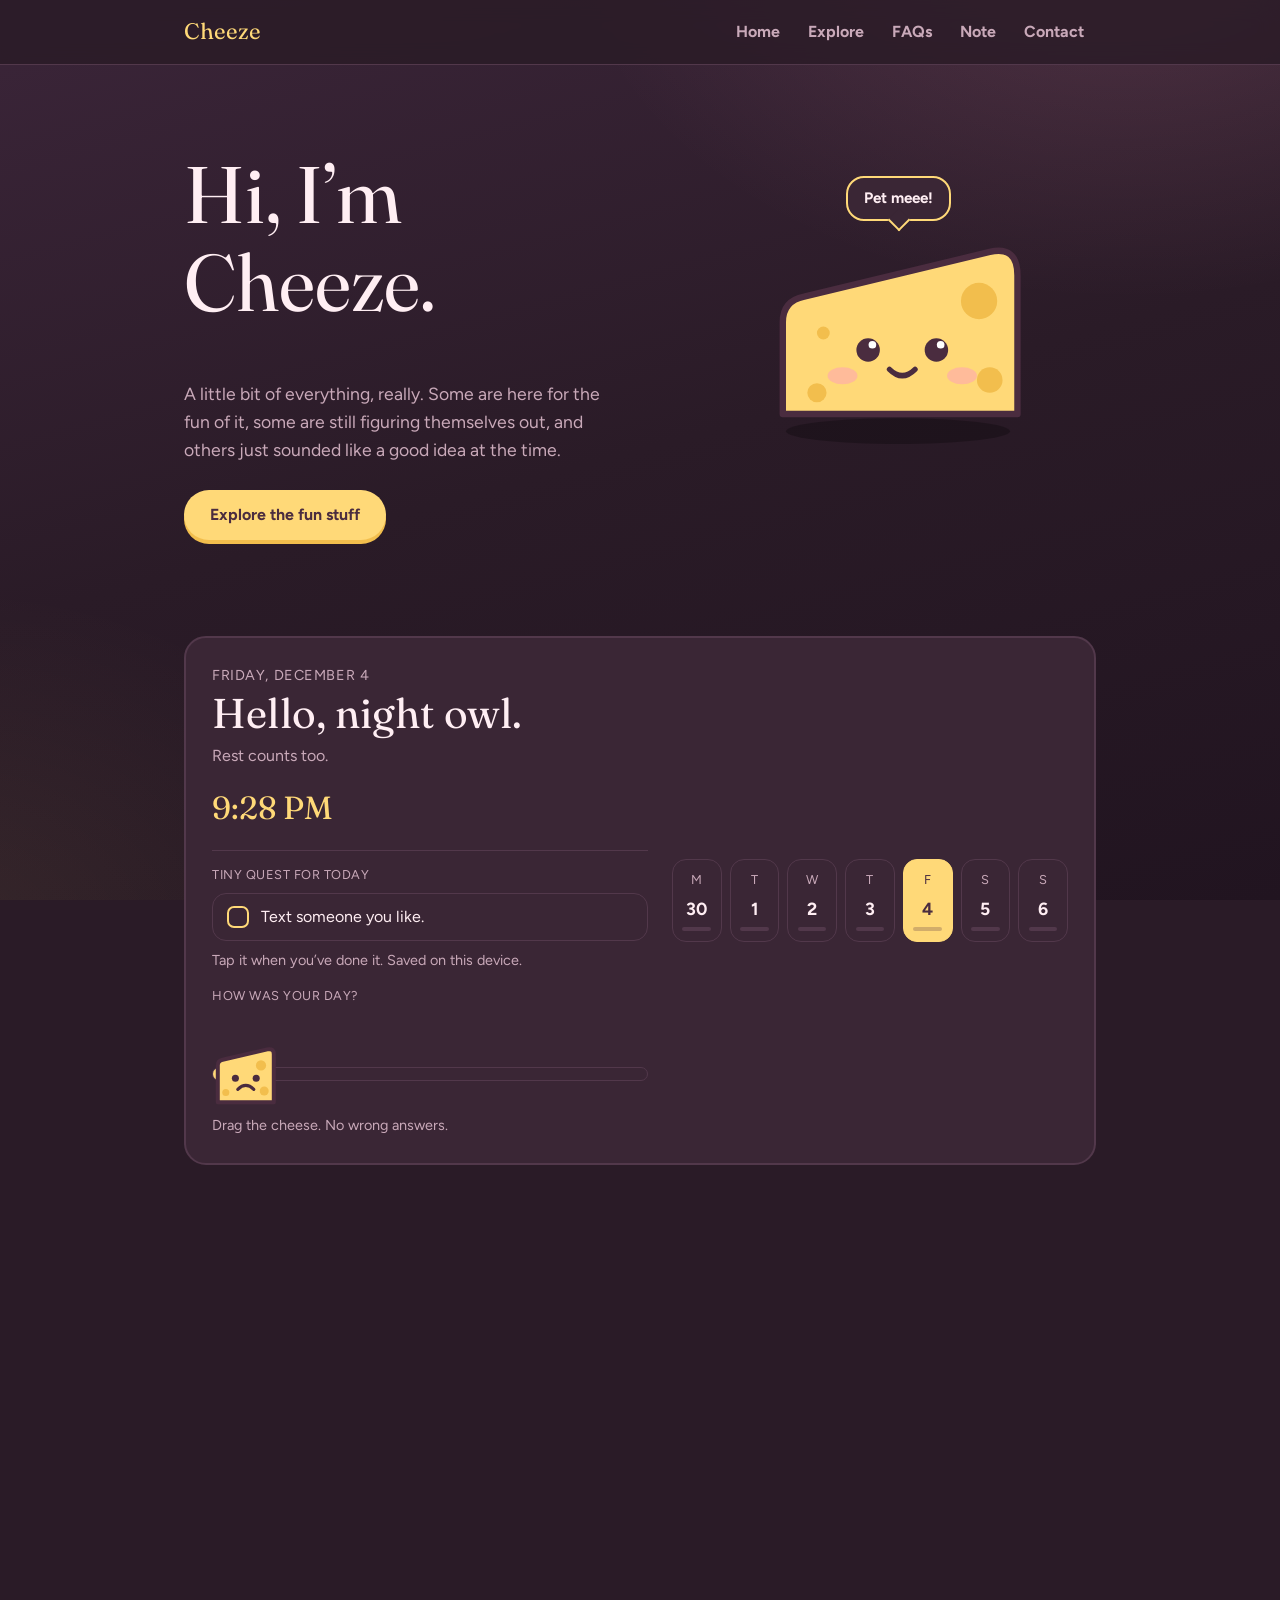
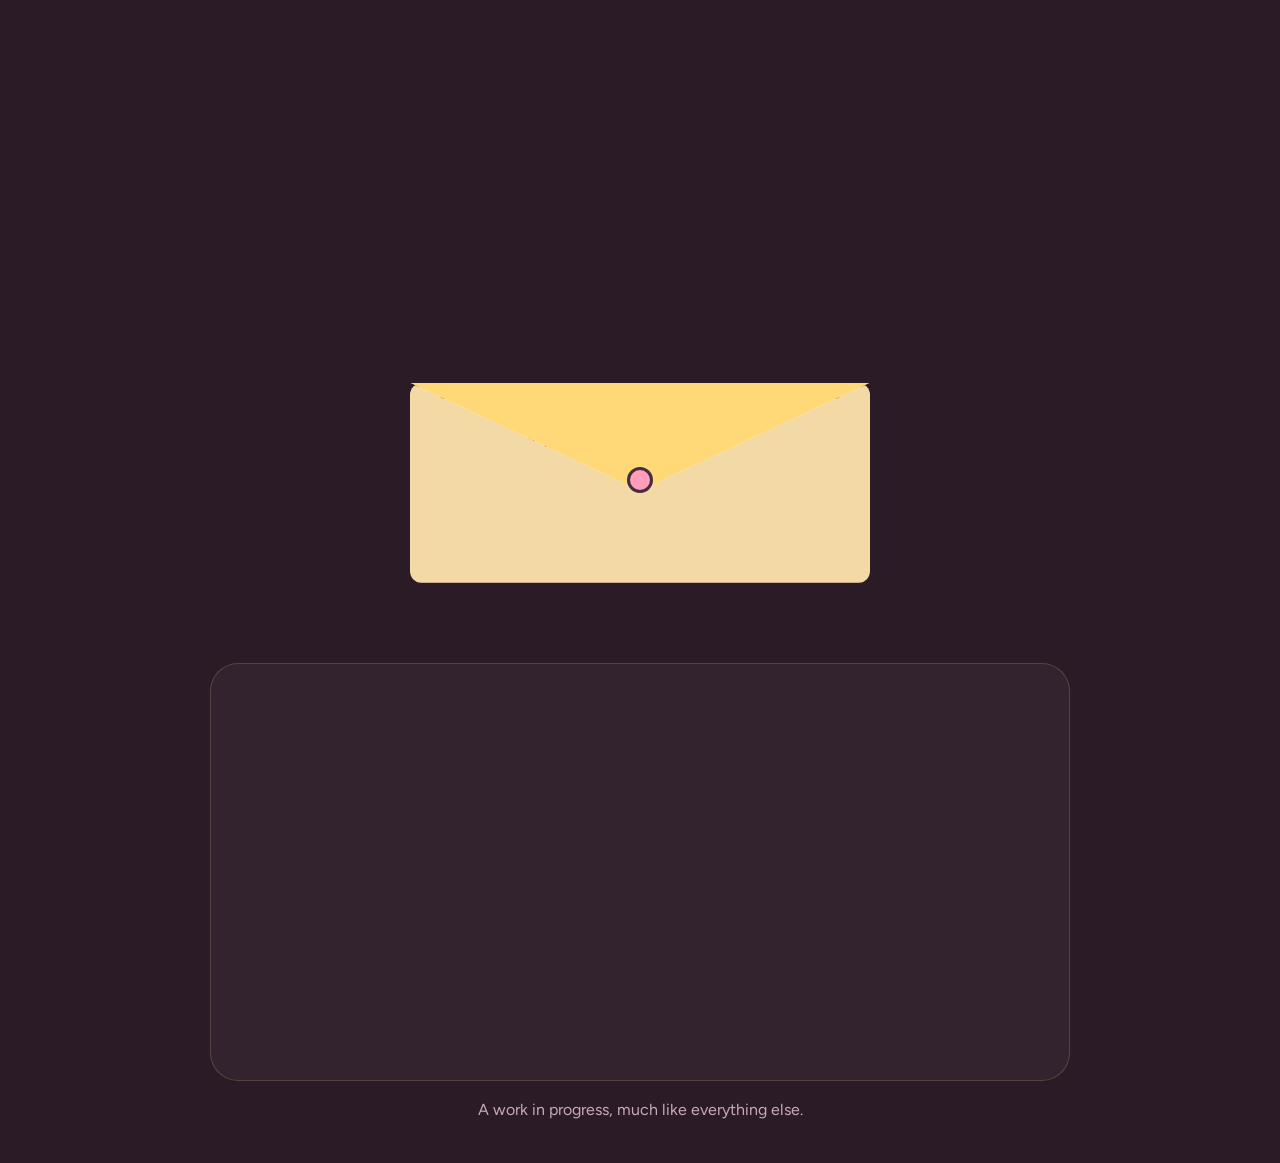
<file: index.html>
<!DOCTYPE html>
<html lang="en">
<head>
  <meta charset="UTF-8">
  <meta name="viewport" content="width=device-width, initial-scale=1.0">
  <title>Cheeze</title>
 <link href="https://fonts.googleapis.com/css2?family=Figtree:wght@400;700&family=Fraunces:wght@400;600&family=Caveat:wght@500;700&display=swap" rel="stylesheet">
  <link rel="stylesheet" href="style.css">
</head>
<body>
<header>
  <a class="logo" href="index.html">Cheeze</a>
  <nav>
    <a href="index.html">Home</a>
    <a href="fun.html">Explore</a>
    <a href="index.html#questions">FAQs</a>
    <a href="index.html#note">Note</a>
    <a href="index.html#links">Contact</a>
  </nav>
</header>

<main id="top">
  <div class="hero">
    <div>
      <h1>Hi, I’m Cheeze.</h1>
      <p>A little bit of everything, really. Some are here for the fun of it, some are still figuring themselves out, and others just sounded like a good idea at the time.</p>
      <a class="btn" href="fun.html">Explore the fun stuff</a>
    </div>
    <div class="stage">
      <div class="bubble" id="say" aria-live="polite">Pet meee!</div>
      <svg id="cheese" viewBox="0 0 300 300" role="button" tabindex="0" aria-label="Pet the cheese">
        <ellipse cx="150" cy="272" rx="105" ry="12" fill="#000" opacity=".25"/>
        <g class="body">
          <path d="M42 256 L42 170 Q42 150 62 146 L236 104 Q262 98 262 126 L262 256 Z" fill="#ffd978" stroke="#4a2c3f" stroke-width="6" stroke-linejoin="round"/>
          <circle cx="226" cy="150" r="17" fill="#f2be4d"/>
          <circle cx="236" cy="224" r="12" fill="#f2be4d"/>
          <circle cx="74" cy="236" r="9" fill="#f2be4d"/>
          <circle cx="80" cy="180" r="6" fill="#f2be4d"/>
          <g fill="#4a2c3f">
            <g class="eye" data-cx="122" data-cy="196"><circle cx="122" cy="196" r="11"/><circle cx="126" cy="191" r="3.6" fill="#fff"/></g>
            <g class="eye" data-cx="186" data-cy="196"><circle cx="186" cy="196" r="11"/><circle cx="190" cy="191" r="3.6" fill="#fff"/></g>
          </g>
          <ellipse class="blush" cx="98" cy="220" rx="14" ry="8" fill="#ff9ebb"/>
          <ellipse class="blush" cx="210" cy="220" rx="14" ry="8" fill="#ff9ebb"/>
          <path d="M142 214 Q154 226 166 214" fill="none" stroke="#4a2c3f" stroke-width="5" stroke-linecap="round"/>
        </g>
      </svg>
    </div>
  </div>

  <section id="today">
  <div class="daycard">
   <div class="daymain">
  <p class="daydate" id="dDate"></p>
  <h2 class="dayhi" id="dHi">Hello.</h2>
  <p class="daynote" id="dNote"></p>
  <p class="daytime" id="dTime"></p>

  <div class="quest">
    <p class="qlabel">Tiny quest for today</p>
    <button class="qbtn" id="qBtn" aria-pressed="false">
      <span class="qbox"></span>
      <span id="qText"></span>
    </button>
    <p class="qmeta" id="qMeta"></p>
  </div>

  <div class="rate">
    <p class="qlabel">How was your day?</p>
       <div class="rwrap">
      <input type="range" class="rng" id="meter" min="0" max="500" step="1" value="0" aria-label="Rate your day, drag the cheese">
      <span class="tip" id="tip" aria-hidden="true"></span>
    </div>
    <p class="qmeta" id="rMeta"></p>
  </div>
</div>
    <div class="week" id="week" aria-hidden="true"></div>
  </div>
  <p class="daygo">Bored? <a href="fun.html">The fun stuff is this way →</a></p>
</section>

  <section id="questions">
    <h2>FAQ-ish</h2>
    <p class="sub">Tap a question. Curiosity looks good on you!</p>
    <details><summary>Why did you make this website?</summary><p>I wanted to create something of my own while learning along the way. Basically, a little personal project where I could experiment, try things out, and see what happens. And well... here we are!</p></details>
    <details><summary>Do you know how to code?</summary><p>Enough to understand the stuff I build. But if you ask me to present my code and explain every little detail, you’ve officially lost me. I know what I did... mostly.</p></details>
    <details><summary>Is this website finished?</summary><p>Depends on what my mind decides at night. One day it’s finished, the next day I’m suddenly changing everything. So, let’s just say it’s a work in progress.</p></details>
    <details><summary>Can I click everything?</summary><p>That’s literally why they’re there! Go ahead, click around and see what happens. Just don’t expect every single thing to work perfectly. I’m still learning, okay?</p></details>
    <details><summary>Will there be more updates?</summary><p>If my motivation cooperates, absolutely. New ideas are welcome. Actually finishing them is a different story.</p></details>
    <details><summary>What’s the point of this website?</summary><p>Good question... even I had to think about that. HAHAHA. It’s a little space where I can put the things I make, try random ideas, and have fun learning something new. No big mission or anything. I just wanted to make something that feels like mine.</p></details>
  </section>

  <section id="note" class="envwrap">
    <h2>A Note From Me</h2>
    <p class="sub">I promise it's not a terms and conditions page.</p>
    <div class="env" id="env" role="button" tabindex="0" aria-expanded="false" aria-label="Open the envelope">
      <div class="eback"></div>
      <div class="letter">
        <p class="hi">hey, you made it here!</p>
        <p>Thanks for stopping by and spending a little time here. I hope something along the way made you smile, sparked your curiosity, or at least kept you entertained for a bit.</p>
        <p>Hope you found something you liked. And if you did, well, I’m glad!</p>
        <p>take care, and see you around! ♡</p>
        <a href="#links">See my links</a>
      </div>
      <div class="efront"></div>
      <div class="flap"></div>
      <div class="seal"></div>
    </div>
  </section>

  <section id="links">
    <h2>Let's Connect!</h2>
    <p class="sub">A small collection of my online alter egos.</p>
    <div class="links">

    <a class="tile" href="https://www.instagram.com/chezcxaaaaa" target="_blank" rel="noopener" aria-label="Instagram, @chezcxaaaaa">
      <span class="tile-in">
        <span class="face front">
          <svg viewBox="0 0 16 16" fill="currentColor" aria-hidden="true"><path d="M8 0C5.829 0 5.556.01 4.703.048 3.85.088 3.269.222 2.76.42a3.9 3.9 0 0 0-1.417.923A3.9 3.9 0 0 0 .42 2.76C.222 3.268.087 3.85.048 4.7.01 5.555 0 5.827 0 8.001c0 2.172.01 2.444.048 3.297.04.852.174 1.433.372 1.942.205.526.478.972.923 1.417.444.445.89.719 1.416.923.51.198 1.09.333 1.942.372C5.555 15.99 5.827 16 8 16s2.444-.01 3.298-.048c.851-.04 1.434-.174 1.943-.372a3.9 3.9 0 0 0 1.416-.923c.445-.445.718-.891.923-1.417.197-.509.332-1.09.372-1.942C15.99 10.445 16 10.173 16 8s-.01-2.445-.048-3.299c-.04-.851-.175-1.433-.372-1.941a3.9 3.9 0 0 0-.923-1.417A3.9 3.9 0 0 0 13.24.42c-.51-.198-1.092-.333-1.943-.372C10.443.01 10.172 0 7.998 0zm-.717 1.442h.718c2.136 0 2.389.007 3.232.046.78.035 1.204.166 1.486.275.373.145.64.319.92.599s.453.546.598.92c.11.281.24.705.275 1.485.039.843.047 1.096.047 3.231s-.008 2.389-.047 3.232c-.035.78-.166 1.203-.275 1.485a2.5 2.5 0 0 1-.599.919c-.28.28-.546.453-.92.598-.28.11-.704.24-1.485.276-.843.038-1.096.047-3.232.047s-2.39-.009-3.233-.047c-.78-.036-1.203-.166-1.485-.276a2.5 2.5 0 0 1-.92-.598 2.5 2.5 0 0 1-.6-.92c-.109-.281-.24-.705-.275-1.485-.038-.843-.046-1.096-.046-3.233s.008-2.388.046-3.231c.036-.78.166-1.204.276-1.486.145-.373.319-.64.599-.92s.546-.453.92-.598c.282-.11.705-.24 1.485-.276.738-.034 1.024-.044 2.515-.045zm4.988 1.328a.96.96 0 1 0 0 1.92.96.96 0 0 0 0-1.92m-4.27 1.122a4.109 4.109 0 1 0 0 8.217 4.109 4.109 0 0 0 0-8.217m0 1.441a2.667 2.667 0 1 1 0 5.334 2.667 2.667 0 0 1 0-5.334"/></svg>
          <span class="name">Instagram</span>
        </span>
        <span class="face back"><span class="handle">@chezcxaaaaa</span><span class="go">open ↗</span></span>
      </span>
    </a>

    <a class="tile" href="https://www.tiktok.com/@swizzleeee_" target="_blank" rel="noopener" aria-label="TikTok, @swizzleeee_">
      <span class="tile-in">
        <span class="face front">
          <svg viewBox="0 0 16 16" fill="currentColor" aria-hidden="true"><path d="M9 0h1.98c.144.715.54 1.617 1.235 2.512C12.895 3.389 13.797 4 15 4v2c-1.753 0-3.07-.814-4-1.829V11a5 5 0 1 1-5-5v2a3 3 0 1 0 3 3z"/></svg>
          <span class="name">TikTok</span>
        </span>
        <span class="face back"><span class="handle">@swizzleeee_</span><span class="go">open ↗</span></span>
      </span>
    </a>

    <a class="tile" href="https://www.facebook.com/share/1A27h3BbCD/" target="_blank" rel="noopener" aria-label="Facebook, Chezca Zarina Bunag">
      <span class="tile-in">
        <span class="face front">
          <svg viewBox="0 0 16 16" fill="currentColor" aria-hidden="true"><path d="M16 8.049c0-4.446-3.582-8.05-8-8.05C3.58 0-.002 3.603-.002 8.05c0 4.017 2.926 7.347 6.75 7.951v-5.625h-2.03V8.05H6.75V6.275c0-2.017 1.195-3.131 3.022-3.131.876 0 1.791.157 1.791.157v1.98h-1.009c-.993 0-1.303.621-1.303 1.258v1.51h2.218l-.354 2.326H9.25V16c3.824-.604 6.75-3.934 6.75-7.951"/></svg>
          <span class="name">Facebook</span>
        </span>
        <span class="face back"><span class="handle">Chezca Zarina Bunag</span><span class="go">open ↗</span></span>
      </span>
    </a>

    <a class="tile" href="https://github.com/ChezcaZarina" target="_blank" rel="noopener" aria-label="GitHub, @ChezcaZarina">
      <span class="tile-in">
        <span class="face front">
          <svg viewBox="0 0 16 16" fill="currentColor" aria-hidden="true"><path d="M8 0C3.58 0 0 3.58 0 8c0 3.54 2.29 6.53 5.47 7.59.4.07.55-.17.55-.38 0-.19-.01-.82-.01-1.49-2.01.37-2.53-.49-2.69-.94-.09-.23-.48-.94-.82-1.13-.28-.15-.68-.52-.01-.53.63-.01 1.08.58 1.23.82.72 1.21 1.87.87 2.33.66.07-.52.28-.87.51-1.07-1.78-.2-3.64-.89-3.64-3.95 0-.87.31-1.59.82-2.15-.08-.2-.36-1.02.08-2.12 0 0 .67-.21 2.2.82.64-.18 1.32-.27 2-.27s1.36.09 2 .27c1.53-1.04 2.2-.82 2.2-.82.44 1.1.16 1.92.08 2.12.51.56.82 1.27.82 2.15 0 3.07-1.87 3.75-3.65 3.95.29.25.54.73.54 1.48 0 1.07-.01 1.93-.01 2.2 0 .21.15.46.55.38A8.01 8.01 0 0 0 16 8c0-4.42-3.58-8-8-8"/></svg>
          <span class="name">GitHub</span>
        </span>
        <span class="face back"><span class="handle">@ChezcaZarina</span><span class="go">open ↗</span></span>
      </span>
    </a>

    <a class="tile" href="https://www.linkedin.com/in/chezca-zarina-bunag-328794290" target="_blank" rel="noopener" aria-label="LinkedIn, Chezca Zarina Bunag">
      <span class="tile-in">
        <span class="face front">
          <svg viewBox="0 0 16 16" fill="currentColor" aria-hidden="true"><path d="M0 1.146C0 .513.526 0 1.175 0h13.65C15.474 0 16 .513 16 1.146v13.708c0 .633-.526 1.146-1.175 1.146H1.175C.526 16 0 15.487 0 14.854zm4.943 12.248V6.169H2.542v7.225zm-1.2-8.212c.837 0 1.358-.554 1.358-1.248-.015-.709-.52-1.248-1.342-1.248S2.4 3.226 2.4 3.934c0 .694.521 1.248 1.327 1.248zm4.908 8.212V9.359c0-.216.016-.432.08-.586.173-.431.568-.878 1.232-.878.869 0 1.216.662 1.216 1.634v3.865h2.401V9.25c0-2.22-1.184-3.252-2.764-3.252-1.274 0-1.845.7-2.165 1.193v.025h-.016l.016-.025V6.169h-2.4c.03.678 0 7.225 0 7.225z"/></svg>
          <span class="name">LinkedIn</span>
        </span>
        <span class="face back"><span class="handle">Chezca Zarina Bunag</span><span class="go">open ↗</span></span>
      </span>
    </a>

    <a class="tile" href="https://discord.com/users/748518629372592160" target="_blank" rel="noopener" aria-label="Discord, swizzle_">
      <span class="tile-in">
        <span class="face front">
          <svg viewBox="0 0 16 16" fill="currentColor" aria-hidden="true"><path d="M13.545 2.907a13.2 13.2 0 0 0-3.257-1.011.05.05 0 0 0-.052.025c-.141.25-.297.577-.406.833a12.2 12.2 0 0 0-3.658 0 8 8 0 0 0-.412-.833.05.05 0 0 0-.052-.025c-1.125.194-2.22.534-3.257 1.011a.04.04 0 0 0-.021.018C.356 6.024-.213 9.047.066 12.032q.003.022.021.037a13.3 13.3 0 0 0 3.995 2.02.05.05 0 0 0 .056-.019q.463-.63.818-1.329a.05.05 0 0 0-.01-.059l-.018-.011a9 9 0 0 1-1.248-.595.05.05 0 0 1-.02-.066l.015-.019q.127-.095.248-.195a.05.05 0 0 1 .051-.007c2.619 1.196 5.454 1.196 8.041 0a.05.05 0 0 1 .053.007q.121.1.248.195a.05.05 0 0 1-.004.085 8 8 0 0 1-1.249.594.05.05 0 0 0-.03.03.05.05 0 0 0 .003.041c.24.465.515.909.817 1.329a.05.05 0 0 0 .056.019 13.2 13.2 0 0 0 4.001-2.02.05.05 0 0 0 .021-.037c.334-3.451-.559-6.449-2.366-9.106a.03.03 0 0 0-.02-.019m-8.198 7.307c-.789 0-1.438-.724-1.438-1.612s.637-1.613 1.438-1.613c.807 0 1.45.73 1.438 1.613 0 .888-.637 1.612-1.438 1.612m5.316 0c-.788 0-1.438-.724-1.438-1.612s.637-1.613 1.438-1.613c.807 0 1.451.73 1.438 1.613 0 .888-.631 1.612-1.438 1.612"/></svg>
          <span class="name">Discord</span>
        </span>
        <span class="face back"><span class="handle">swizzle_</span><span class="go">open ↗</span></span>
      </span>
    </a>
    </div>
  </section>
</main>

<footer>A work in progress, much like everything else.</footer>
<script src="script.js"></script>
</body>
</html>
</file>
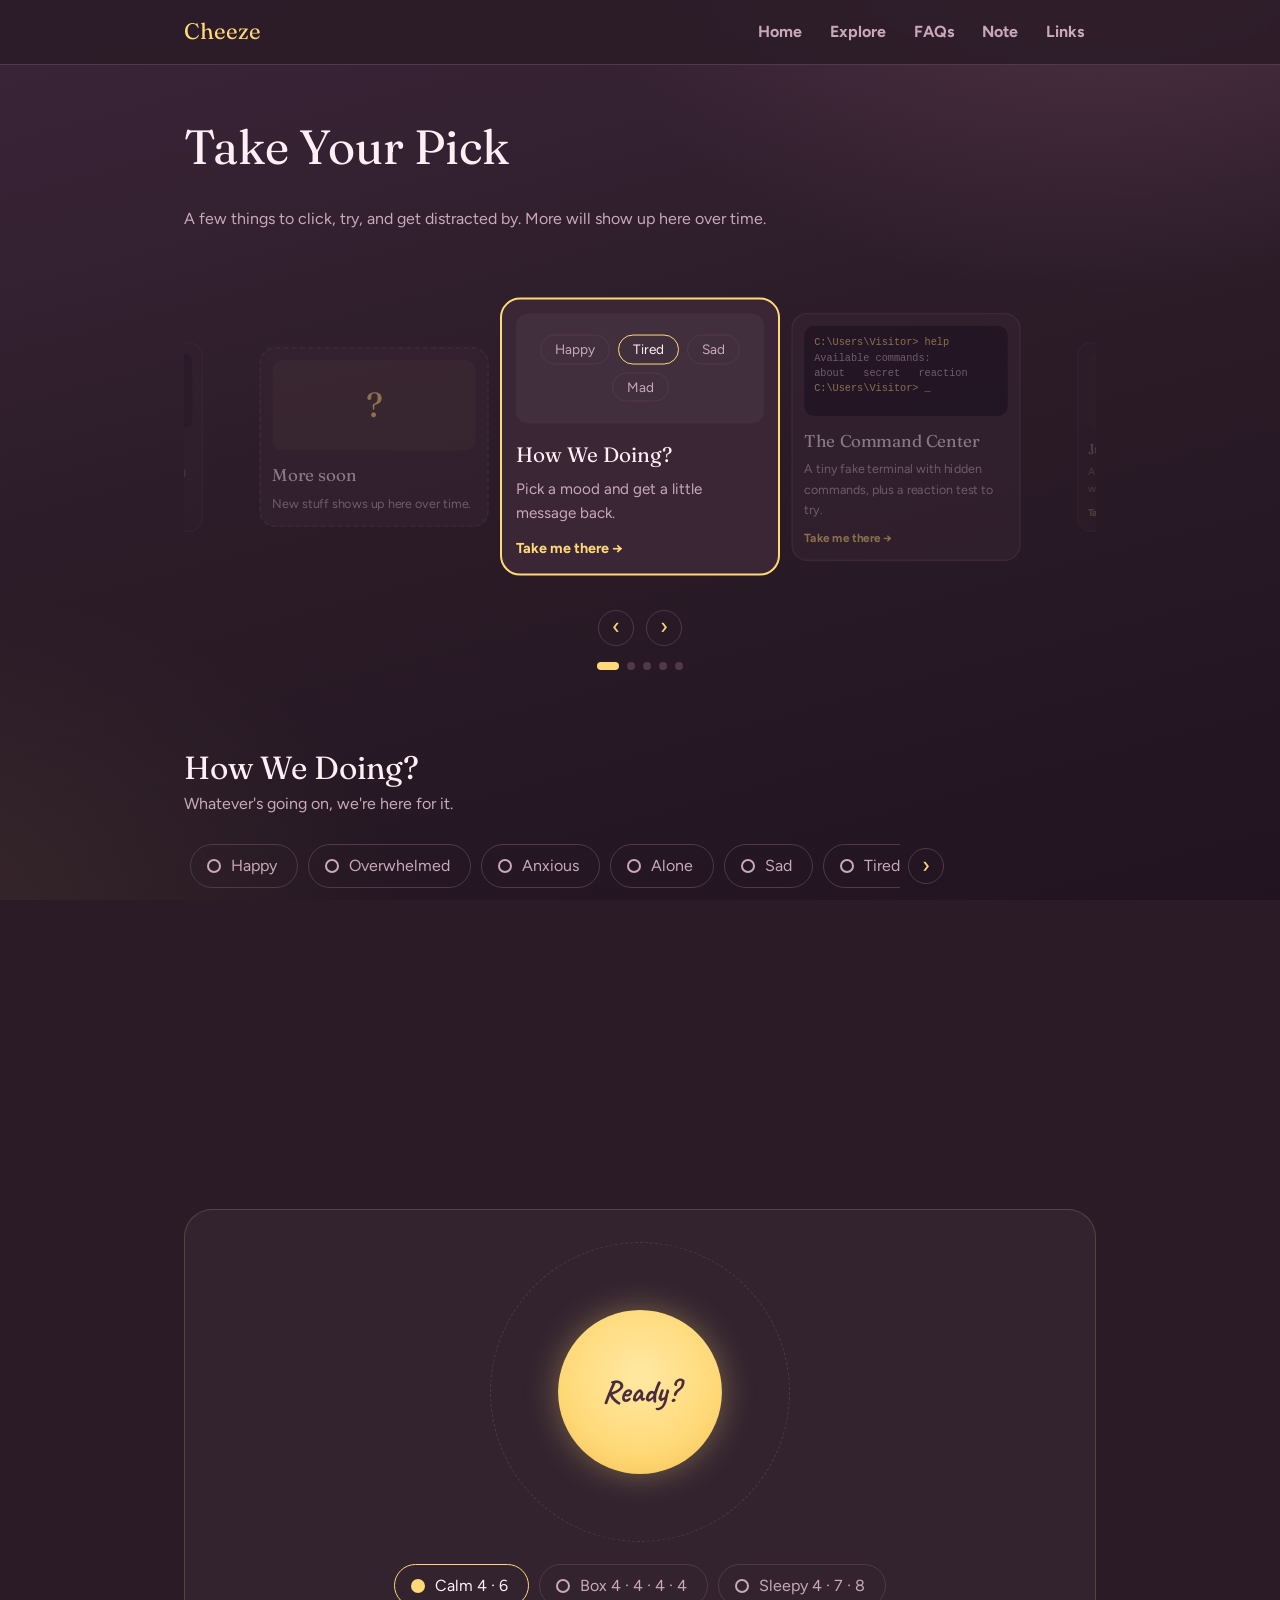
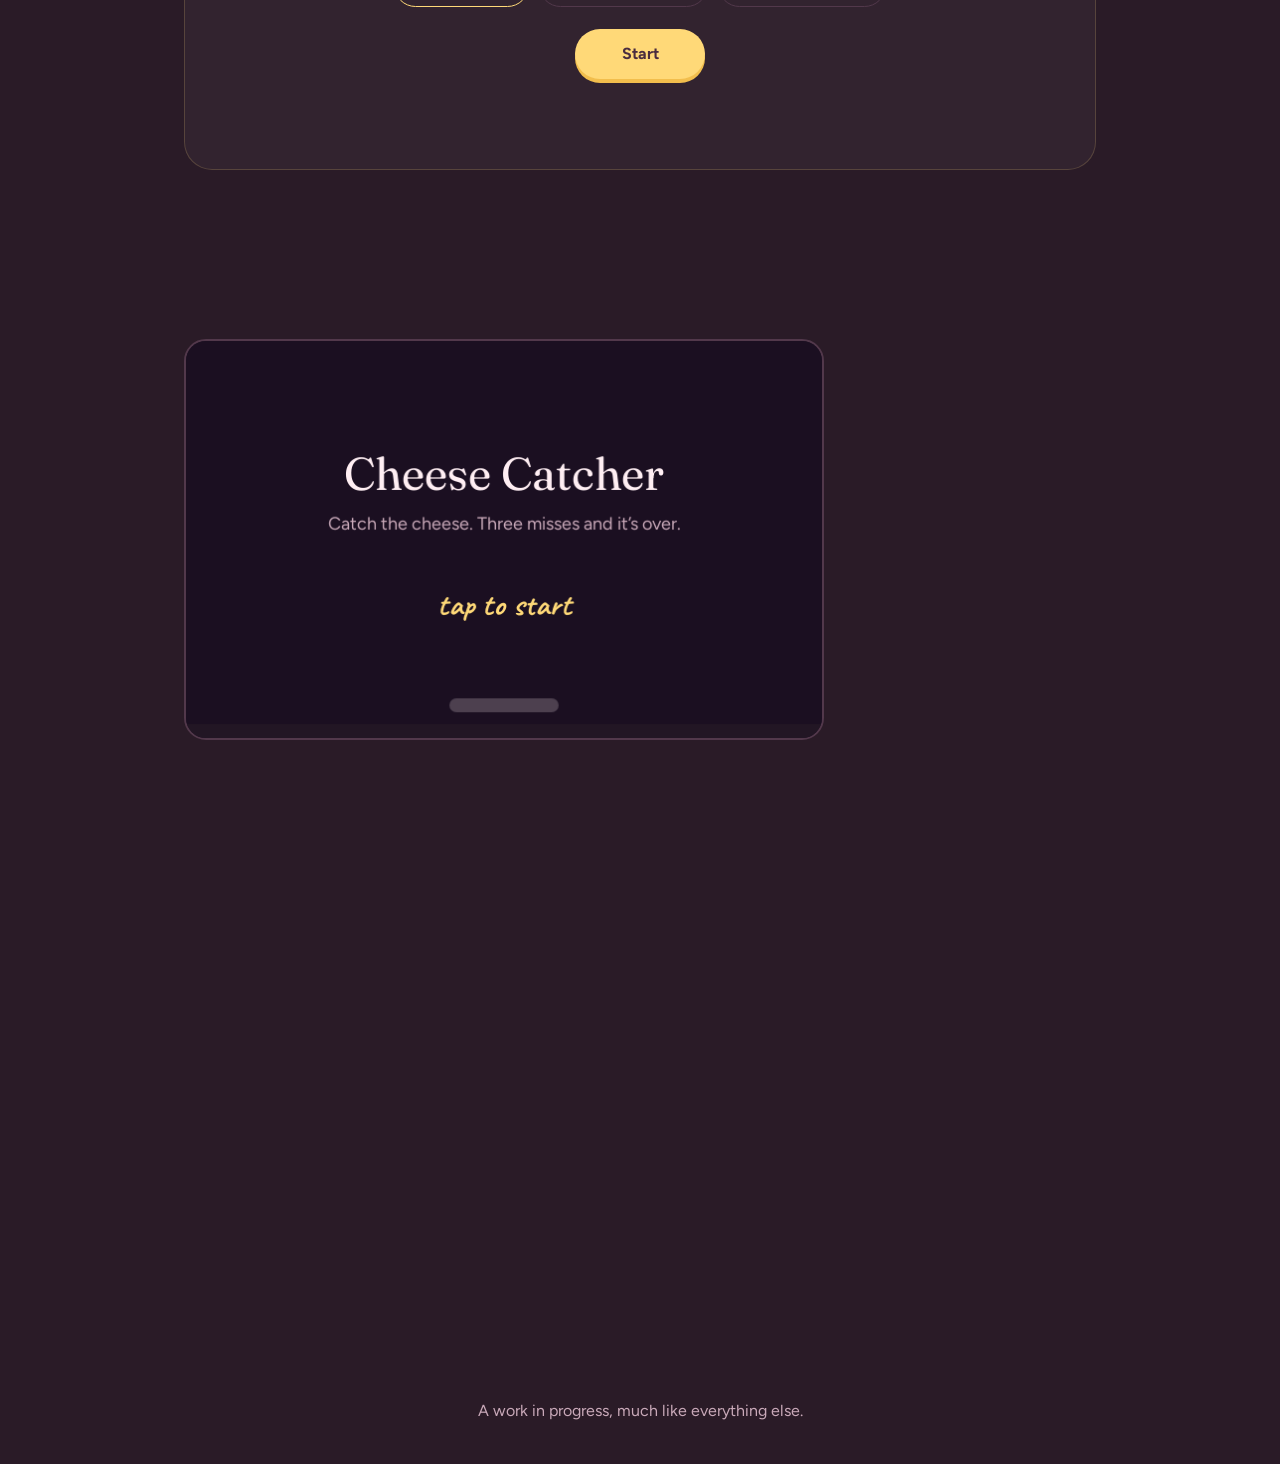
<file: fun.html>
<!DOCTYPE html>
<html lang="en">
<head>
  <meta charset="UTF-8">
  <meta name="viewport" content="width=device-width, initial-scale=1.0">
  <title>Explore</title>
 <link href="https://fonts.googleapis.com/css2?family=Figtree:wght@400;700&family=Fraunces:wght@400;600&family=Caveat:wght@500;700&display=swap" rel="stylesheet">
  <link rel="stylesheet" href="style.css">
</head>
<body>
<header>
  <a class="logo" href="index.html">Cheeze</a>
  <nav>
    <a href="index.html">Home</a>
    <a href="fun.html">Explore</a>
    <a href="index.html#questions">FAQs</a>
    <a href="index.html#note">Note</a>
    <a href="index.html#links">Links</a>
  </nav>
</header>

<main id="top">
  <div class="pagehead">
    <h1>Take Your Pick</h1>
    <p class="sub">A few things to click, try, and get distracted by. More will show up here over time.</p>
  </div>

    <section id="panels" aria-label="What to explore">
    <div class="cfstage" id="cfStage">

      <a class="panel" href="#mood" draggable="false">
        <div class="pv pv-mood" aria-hidden="true">
          <span>Happy</span><span class="on">Tired</span><span>Sad</span><span>Mad</span>
        </div>
        <h3>How We Doing?</h3>
        <p>Pick a mood and get a little message back.</p>
        <span class="pgo">Take me there →</span>
      </a>

      <a class="panel" href="#terminal" draggable="false">
        <div class="pv pv-term" aria-hidden="true">
          <div>C:\Users\Visitor&gt; help</div>
          <div class="dim">Available commands:</div>
          <div class="dim">about &nbsp; secret &nbsp; reaction</div>
          <div>C:\Users\Visitor&gt; _</div>
        </div>
        <h3>The Command Center</h3>
        <p>A tiny fake terminal with hidden commands, plus a reaction test to try.</p>
        <span class="pgo">Take me there →</span>
      </a>

      <a class="panel" href="#breathe" draggable="false">
  <div class="pv pv-breathe" aria-hidden="true"><i></i></div>
  <h3>Just Breathe</h3>
  <p>A slow little circle to breathe along with.</p>
  <span class="pgo">Take me there →</span>
</a>
      <a class="panel" href="#catcher" draggable="false">
  <div class="pv pv-catch" aria-hidden="true">
    <svg class="c1" viewBox="0 0 40 40"><path d="M3 37V14Q3 11 6 10.5L34 4Q38 3.2 38 7V37Z" fill="#ffd978" stroke="#4a2c3f" stroke-width="2.5" stroke-linejoin="round"/><circle cx="14" cy="22" r="2.2" fill="#4a2c3f"/><circle cx="27" cy="22" r="2.2" fill="#4a2c3f"/><path d="M15.5 29Q20.5 34 25.5 29" fill="none" stroke="#4a2c3f" stroke-width="2" stroke-linecap="round"/></svg>
    <svg class="c2" viewBox="0 0 40 40"><path d="M3 37V14Q3 11 6 10.5L34 4Q38 3.2 38 7V37Z" fill="#ffd978" stroke="#4a2c3f" stroke-width="2.5" stroke-linejoin="round"/><circle cx="14" cy="22" r="2.2" fill="#4a2c3f"/><circle cx="27" cy="22" r="2.2" fill="#4a2c3f"/></svg>
    <i class="plate"></i>
  </div>
  <h3>Cheese Catcher</h3>
  <p>Slide the plate and catch the falling cheese. Three misses and it's over.</p>
  <span class="pgo">Take me there →</span>
</a>

      <div class="panel soon">
        <div class="pv pv-soon" aria-hidden="true">?</div>
        <h3>More soon</h3>
        <p>New stuff shows up here over time.</p>
      </div>

    </div>

    <div class="cfnav">
      <button class="next" id="cfPrev" aria-label="Previous panel">‹</button>
      <button class="next" id="cfNext" aria-label="Next panel">›</button>
    </div>
    <div class="cfdots" id="cfDots"></div>
  </section>

  <section id="mood">
    <h2>How We Doing?</h2>
    <p class="sub">Whatever's going on, we're here for it.</p>

    <div class="moodrow">
      <div class="moods" id="moods" role="group" aria-label="Pick a mood"></div>
      <button class="next" id="next" aria-label="More moods">›</button>
    </div>

    <div class="hug" id="hug" aria-live="polite">
  <p id="hugText">Give yourself a little room to feel</p>
  <button class="more" id="more" hidden>Another one</button>
  <a class="more" id="brLink" href="#breathe" hidden>Try the breathing circle →</a>
</div>
  </section>

  <section id="breathe">
  <h2>Just Breathe</h2>
  <p class="sub">Follow the circle. No rush, no wrong way.</p>

  <div class="br" id="br">
    <div class="br-ring">
      <div class="br-circle" id="brCircle"></div>
      <div class="br-text">
        <span class="br-word" id="brWord" aria-live="polite">Ready?</span>
        <span class="br-count" id="brCount" aria-hidden="true"></span>
      </div>
    </div>

    <div class="br-modes" id="brModes" role="group" aria-label="Breathing pattern">
      <button class="mood" data-mode="calm" aria-pressed="true">Calm 4 · 6</button>
      <button class="mood" data-mode="box" aria-pressed="false">Box 4 · 4 · 4 · 4</button>
      <button class="mood" data-mode="sleep" aria-pressed="false">Sleepy 4 · 7 · 8</button>
    </div>

    <button class="btn br-start" id="brStart">Start</button>
    <p class="br-meta" id="brMeta"></p>
  </div>
</section>

<section id="catcher">
  <h2>Cheese Catcher</h2>
  <p class="sub">Move the plate. Catch the cheese. Don't let it hit the floor.</p>

  <div class="cg">
    <canvas id="game" width="640" height="400" tabindex="0" aria-label="Cheese Catcher game. Move your mouse or finger to slide the plate, or use the left and right arrow keys. Press Enter to start."></canvas>
  </div>
</section>

  <section id="terminal">
    <h2>The Command Center</h2>
    <p class="sub">I put some commands here. Feel free to mess around.</p>

    <div class="term" id="term">
      <div class="termbar">
        <span class="ttl">C:\Windows\System32\cmd.exe</span>
        <span class="wc" aria-hidden="true"><b>&#8212;</b><b>&#9633;</b><b>&#10005;</b></span>
      </div>
      <div class="termbody" id="tBody">
        <div id="tOut" aria-live="polite"></div>
        <div class="game" id="tGame" hidden role="button" tabindex="0">
          <div class="gbolt">&#9889;</div>
          <div class="gtext" id="tGameText">WAIT FOR THE SIGNAL</div>
          <small id="tGameSub">Click only when the terminal tells you to!</small>
        </div>
        <label class="tline">
          <span class="prompt">C:\Users\Visitor&gt;</span>
          <input id="tIn" type="text" autocomplete="off" autocapitalize="off" spellcheck="false" aria-label="Type a command">
        </label>
      </div>
    </div>
    <div class="chips" id="tChips">
      <button data-c="help">help</button>
      <button data-c="about">about</button>
      <button data-c="explore">explore</button>
      <button data-c="reaction">reaction</button>
    </div>
  </section>
</main>

<footer>A work in progress, much like everything else.</footer>
<script src="script.js"></script>
</body>
</html>
</file>
<file: style.css>
:root {
  --bg: #2a1b27;
  --card: #3a2635;
  --yellow: #ffd978;
  --cream: #ffeef3;
  --mauve: #c9a9b9;
  --plum: #4a2c3f;
  --line: #52384b;
}

body {
  margin: 0;
  background: var(--bg);
  color: var(--mauve);
  font-family: 'Figtree', sans-serif;
  line-height: 1.6;
}

body::before {
  content: "";
  position: fixed;
  inset: 0;
  z-index: -1;
  background:
    radial-gradient(900px 600px at 88% -8%, rgba(255, 158, 187, .15), transparent 62%),
    radial-gradient(800px 600px at -5% 105%, rgba(255, 217, 120, .08), transparent 60%),
    linear-gradient(165deg, #3b2539 0%, #2a1b27 50%, #211420 100%);
}

h1 {
  font-family: 'Fraunces', serif;
  font-weight: 400;
  color: var(--cream);
  font-size: 3rem;
  line-height: 1.1;
}

a { color: var(--yellow); }

* { box-sizing: border-box; }

header {
  position: sticky;
  top: 0;
  z-index: 50;
  display: flex;
  justify-content: space-between;
  align-items: center;
  /* the padding keeps your content in a 960px column while the bar's background spans the full width */
  padding: 14px max(24px, calc((100% - 960px) / 2 + 24px));
  background: rgba(42, 27, 39, .82);
  -webkit-backdrop-filter: blur(10px);
  backdrop-filter: blur(10px);
  border-bottom: 1px solid var(--line);
}

.logo {
  font-family: 'Fraunces', serif;
  font-size: 1.4rem;
  text-decoration: none;
}

nav a {
  color: var(--mauve);
  font-weight: 700;
  text-decoration: none;
  padding: 6px 12px;
  border-radius: 99px;
}

nav a:hover {
  background: var(--yellow);
  color: var(--plum);
}

main {
  max-width: 960px;
  margin: 0 auto;
  padding: 0 24px;
}

.hero {
  display: grid;
  grid-template-columns: 1.1fr .9fr;
  gap: 32px;
  align-items: center;
  padding: 32px 0 56px;
}

.hero h1 { font-size: clamp(2.8rem, 8vw, 5rem); }

.hero p {
  font-size: 1.1rem;
  max-width: 40ch;
  margin: 18px 0 26px;
}

.btn {
  display: inline-block;
  background: var(--yellow);
  color: var(--plum);
  font-weight: 700;
  padding: 12px 26px;
  border-radius: 99px;
  text-decoration: none;
  box-shadow: 0 4px 0 #f2be4d;
  transition: transform .12s, box-shadow .12s;
}

.btn:hover {
  transform: translateY(2px);
  box-shadow: 0 2px 0 #f2be4d;
}

@media (max-width: 720px) {
  .hero { grid-template-columns: 1fr; text-align: center; }
  .hero p { margin-inline: auto; }
}

.stage {
  position: relative;
  display: flex;
  flex-direction: column;
  align-items: center;
}

.bubble {
  position: relative;
  z-index: 1;
  margin-bottom: -80px;
  background: var(--card);
  color: var(--cream);
  border: 2px solid var(--yellow);
  border-radius: 18px;
  padding: 8px 16px;
  font-weight: 700;
  font-size: .95rem;
  max-width: 210px;
  text-align: center;
}

/* the little tail */
.bubble::after {
  content: "";
  position: absolute;
  bottom: -9px;
  left: 50%;
  margin-left: -7px;
  width: 14px;
  height: 14px;
  background: var(--card);
  border-right: 2px solid var(--yellow);
  border-bottom: 2px solid var(--yellow);
  transform: rotate(45deg);
}

#cheese {
  width: min(320px, 76vw);
  cursor: pointer;
  overflow: visible;
}
#cheese .body { transform-origin: 150px 250px; }

.blush { opacity: .5; transition: opacity .2s; }
.hop .blush { opacity: .95; }

.hop #cheese .body { animation: hop .5s; }

@keyframes hop {
  0%   { transform: scale(1, 1); }
  30%  { transform: scale(1.08, .88); }
  60%  { transform: translateY(-30px) rotate(-3deg); }
  100% { transform: scale(1, 1); }
}

/* ===== SHARED SECTION STYLES ===== */
html { scroll-behavior: smooth; scroll-padding-top: 80px; }

section { padding: 40px 0; }

h2 {
  font-family: 'Fraunces', serif;
  font-weight: 400;
  color: var(--cream);
  font-size: 2rem;
  line-height: 1.1;
  margin: 0 0 6px;
}

.sub { margin: 0 0 22px; }

/* ===== QUICK ANSWERS ===== */
details {
  background: var(--card);
  border: 2px solid var(--line);
  border-radius: 16px;
  margin-bottom: 12px;
  max-width: 760px;
}

details[open] { border-color: var(--yellow); }

summary {
  list-style: none;
  cursor: pointer;
  padding: 16px 20px;
  font-weight: 700;
  color: var(--cream);
  display: flex;
  justify-content: space-between;
  gap: 16px;
}

summary::-webkit-details-marker { display: none; }
summary::after { content: "+"; color: var(--yellow); font-size: 1.4rem; line-height: 1; }
details[open] summary::after { content: "\2212"; }
details p { margin: 0; padding: 0 20px 18px; }

/* ===== ENVELOPE NOTE ===== */
#note { text-align: center; }

.env {
  --h: min(420px, 80vh);   /* how tall the letter gets when opened */
  position: relative;
  width: min(460px, 92vw);
  height: 200px;
  margin: 0 auto;
  perspective: 700px;
  cursor: pointer;
  transition: margin-top .6s .25s;
}

.env > * { position: absolute; }

.eback {
  inset: 0;
  background: #fff4e8;
  border-radius: 12px;
  border: 3px solid var(--plum);
}

.letter {
  left: 18px; right: 18px; top: 14px;
  height: 178px;
  overflow: hidden;
  background: #fffaf2;
  border: 2px solid var(--plum);
  border-radius: 8px;
  z-index: 2;
  padding: 22px 26px 100px;
  color: var(--plum);
  text-align: left;
  cursor: auto;
  transition: transform .6s .25s, height .6s .25s;
}

.letter p {
  margin: 0 0 .7em;
  font-family: 'Caveat', cursive;
  font-size: 1.35rem;
  line-height: 1.3;
}

.letter .hi { font-size: 1.8rem; font-weight: 700; }

.letter a {
  display: inline-block;
  font-weight: 700;
  text-decoration: none;
  background: var(--yellow);
  color: var(--plum);
  border-radius: 99px;
  padding: 4px 16px;
  margin-top: 4px;
}

.efront {
  inset: 0;
  z-index: 3;
  background: #f2d9a6;
  clip-path: polygon(0 0, 50% 54%, 100% 0, 100% 100%, 0 100%);
  border-radius: 12px;
  pointer-events: none;
}

.flap {
  left: 0; right: 0; top: 0;
  height: 108px;
  z-index: 4;
  background: var(--yellow);
  clip-path: polygon(0 0, 100% 0, 50% 100%);
  transform-origin: top;
  transition: transform .5s, z-index 0s .25s;
  pointer-events: none;
}

.seal {
  left: 50%; top: 84px;
  width: 26px; height: 26px;
  margin-left: -13px;
  border-radius: 50%;
  background: #ff9ebb;
  border: 3px solid var(--plum);
  z-index: 5;
  transition: opacity .2s;
  pointer-events: none;
}

/* open state */
.env.open { margin-top: calc(var(--h) - 72px); }
.env.open .flap { transform: rotateX(180deg); z-index: 1; }
.env.open .seal { opacity: 0; }
.env.open .letter {
  height: var(--h);
  overflow-y: auto;
  transform: translateY(calc(82px - var(--h)));
}

/* ===== FOOTER + FOCUS RING ===== */
footer { text-align: center; padding: 16px 24px 40px; }

:focus-visible { outline: 3px solid var(--yellow); outline-offset: 3px; }
#cheese:focus:not(:focus-visible) { outline: none; }

/* ===== MOOD CHECK-IN ===== */
.moodrow {
  display: flex;
  align-items: center;
  gap: 8px;
  max-width: 760px;
}

.moods {
  display: flex;
  gap: 10px;
  flex: 1;
  min-width: 0;
  overflow-x: auto;
  scrollbar-width: none;
  padding: 6px;
}

.moods::-webkit-scrollbar { display: none; }

.mood {
  flex: none;
  white-space: nowrap;
  font: inherit;
  color: var(--mauve);
  background: none;
  border: 1.5px solid var(--line);
  border-radius: 99px;
  padding: 8px 20px 8px 16px;
  cursor: pointer;
  display: inline-flex;
  align-items: center;
  gap: 10px;
  transition: border-color .15s, color .15s;
}

.mood::before {
  content: "";
  width: 10px;
  height: 10px;
  border-radius: 50%;
  border: 2px solid var(--mauve);
  transition: background .15s, border-color .15s;
}

.mood:hover,
.mood[aria-pressed="true"] {
  border-color: var(--yellow);
  color: var(--cream);
}

.mood[aria-pressed="true"]::before {
  background: var(--yellow);
  border-color: var(--yellow);
}

.next {
  flex: none;
  width: 36px;
  height: 36px;
  border-radius: 50%;
  border: 1.5px solid var(--line);
  background: none;
  color: var(--yellow);
  font: inherit;
  font-size: 1.4rem;
  line-height: 1;
  cursor: pointer;
  display: grid;
  place-items: center;
}

.next:hover { border-color: var(--yellow); }
.next[hidden] { display: none; }

.hug {
  max-width: 620px;
  margin-top: 36px;
  padding: 4px 0 4px 20px;
  min-height: 110px;
  border-left: 2px solid var(--yellow);
  display: flex;
  flex-direction: column;
  gap: 14px;
  align-items: flex-start;
  justify-content: center;
}

.hug p {
  margin: 0;
  color: var(--cream);
  font-family: 'Caveat', cursive;
  font-size: clamp(1.6rem, 4.2vw, 2.2rem);
  line-height: 1.25;
}

.more {
  font-family: 'Caveat', cursive;
  font-size: 1.4rem;
  font-weight: 700;
  background: none;
  color: var(--yellow);
  border: 0;
  padding: 0;
  cursor: pointer;
  text-decoration: underline;
  text-decoration-thickness: 1.5px;
  text-underline-offset: 5px;
}

.more[hidden] { display: none; }

.hug.pop p { animation: fade .35s; }

@keyframes fade {
  from { opacity: 0; transform: translateY(6px); }
  to   { opacity: 1; transform: none; }
}

.term {
  max-width: 760px;
  background: #1b1022;               /* dark with a purple tint */
  border: 2px solid var(--line);
  border-radius: 10px;
  overflow: hidden;
  box-shadow: 0 10px 30px rgba(0, 0, 0, .35);
}

.termbar {
  display: flex;
  justify-content: space-between;
  align-items: center;
  background: #2b1a33;
  color: var(--mauve);
  font-family: Consolas, 'Courier New', monospace;
  font-size: .8rem;
  padding: 6px 0 6px 12px;
}

.wc b { display: inline-block; width: 40px; text-align: center; font-weight: 400; }
.wc b:last-child:hover { background: #c0392b; color: #fff; }

.termbody {
  height: 360px;
  overflow-y: auto;
  padding: 14px;
  font-family: Consolas, 'Courier New', monospace;
  font-size: .95rem;
  line-height: 1.5;
  color: var(--yellow);
  cursor: text;
}

.tl { white-space: pre-wrap; word-break: break-word; }
.tl.dim { color: var(--mauve); }
.tl.ok { color: #b8f3a5; }          /* light green for good news */
.tl.err { color: #ff9ebb; }
.tl a { color: #b8f3a5; }

.tline { display: flex; gap: 8px; align-items: center; }
.prompt { white-space: nowrap; }

.tline input {
  flex: 1;
  min-width: 0;
  background: transparent;
  border: 0;
  outline: none;
  font: inherit;
  color: var(--cream);
  caret-color: var(--yellow);        /* the blinking cursor */
}

.game {
  border: 2px dashed var(--yellow);
  border-radius: 8px;
  text-align: center;
  padding: 26px 12px;
  margin: 10px 0;
  cursor: pointer;
  user-select: none;
  transition: background .1s;
}
.game .gbolt { font-size: 2rem; }
.game .gtext { font-weight: 700; font-size: 1.2rem; }
.game.go { background: #b8f3a5; color: #1b1022; border-style: solid; }
.game.early { border-color: #ff9ebb; color: #ff9ebb; }
.game[hidden] { display: none; }

.chips { display: flex; flex-wrap: wrap; gap: 8px; margin-top: 12px; }
.chips button {
  font-family: Consolas, 'Courier New', monospace;
  color: var(--yellow);
  background: none;
  border: 1.5px solid var(--line);
  border-radius: 99px;
  padding: 4px 14px;
  cursor: pointer;
}
.chips button:hover { border-color: var(--yellow); }

/* ===== SCROLL ANIMATIONS ===== */
.reveal { opacity: 0; }
.reveal.show { animation: rise .45s ease both; animation-delay: var(--d, 0s); }

@keyframes rise {
  from { opacity: 0; transform: translateY(12px); }
  to   { opacity: 1; transform: none; }
}

/* optional: the cheese gently floats */
@keyframes bob { 50% { transform: translateY(-8px); } }
#cheese { animation: bob 3.5s ease-in-out infinite; }

@media (prefers-reduced-motion: reduce) {
  .reveal { opacity: 1; }
  .reveal.show, #cheese { animation: none; }
}

@media (max-width: 600px) {
  header { flex-direction: column; gap: 4px; padding-top: 8px; padding-bottom: 8px; }
  nav { display: flex; flex-wrap: wrap; justify-content: center; }
  nav a { padding: 4px 10px; }
  html { scroll-padding-top: 110px; }
}

.tline input { font-size: 16px; }

/* ===== FIND ME: FLIP TILES ===== */
#links {
  max-width: 860px;
  margin: 40px auto 0;
  padding: 36px 28px 32px;
  text-align: center;
  background: rgba(255, 238, 243, .04);
  border: 1px solid rgba(255, 217, 120, .18);
  border-radius: 28px;
}

.links {
  display: grid;
  grid-template-columns: repeat(3, 1fr);
  gap: 14px;
}

.tile {
  display: block;
  perspective: 900px;
  aspect-ratio: 2.1 / 1;      /* wide and short, like the concept */
  text-decoration: none;
  -webkit-tap-highlight-color: transparent;
}

.tile-in {
  position: relative;
  display: block;
  width: 100%;
  height: 100%;
  transform-style: preserve-3d;
  transition: transform .7s cubic-bezier(.2, .7, .2, 1);
}

.face {
  position: absolute;
  inset: 0;
  display: flex;
  flex-direction: column;
  align-items: center;
  justify-content: center;
  gap: 8px;
  padding: 10px;
  text-align: center;
  border: 1px solid rgba(255, 217, 120, .6);
  border-radius: 22px;
  backface-visibility: hidden;
  -webkit-backface-visibility: hidden;
}

.front { background: #46293b; color: var(--yellow); }
.front svg { width: 34px; height: auto; }
.name { color: var(--cream); font-weight: 700; font-size: 1rem; }

.back {
  background: var(--yellow);
  color: var(--plum);
  border-color: var(--yellow);
  transform: rotateY(180deg);
  gap: 2px;
}

.handle {
  font-family: 'Caveat', cursive;
  font-weight: 700;
  font-size: clamp(1.2rem, 3.4vw, 1.6rem);
  line-height: 1.1;
  overflow-wrap: anywhere;
}

.open { font-size: .8rem; font-weight: 700; }

/* flip: keyboard focus, tap (JS adds .flip), and mouse hover */
.tile:focus-visible .tile-in,
.tile.flip .tile-in { transform: rotateY(180deg); }

@media (hover: hover) {
  .tile:hover .tile-in { transform: rotateY(180deg); }
}

/* phones: 2 columns so the tiles don't get tiny */
@media (max-width: 600px) {
  #links { padding: 28px 16px 24px; border-radius: 22px; }
  .links { grid-template-columns: repeat(2, 1fr); gap: 10px; }
  .tile { aspect-ratio: 1.6 / 1; }
}

@media (prefers-reduced-motion: reduce) {
  .tile-in { transition-duration: .01s; }
}

/* ===== PAGE HEADING (fun.html) ===== */
.pagehead { padding: 24px 0 0; }
.pagehead .sub { margin: 8px 0 0; }


/* ===== HOME: TODAY CARD ===== */
.daycard {
  display: grid;
  grid-template-columns: 1.1fr 1fr;
  gap: 24px;
  align-items: center;
  background: var(--card);
  border: 2px solid var(--line);
  border-radius: 22px;
  padding: 26px;
}
.daydate { margin: 0; font-size: .9rem; letter-spacing: .04em; text-transform: uppercase; }
.dayhi { font-size: clamp(1.8rem, 5vw, 2.6rem); margin: 4px 0 6px; }
.daynote { margin: 0 0 14px; }
.daytime { margin: 0; font-family: 'Fraunces', serif; font-size: 2rem; color: var(--yellow); }

.week { display: flex; gap: 8px; justify-content: space-between; }
.wd {
  flex: 1;
  display: flex;
  flex-direction: column;
  align-items: center;
  gap: 4px;
  padding: 10px 0;
  border: 1.5px solid var(--line);
  border-radius: 14px;
  font-size: .8rem;
}
.wd b { font-size: 1.1rem; color: var(--cream); }
.wd.today { background: var(--yellow); border-color: var(--yellow); color: var(--plum); }
.wd.today b { color: var(--plum); }

.daygo { margin: 14px 0 0; text-align: center; font-size: .95rem; }

@media (max-width: 720px) { .daycard { grid-template-columns: 1fr; } }

/* ===== TODAY CARD: QUEST + METER ===== */
.quest { margin-top: 16px; border-top: 1px solid var(--line); padding-top: 14px; }
.qlabel { margin: 0 0 8px; font-size: .8rem; letter-spacing: .04em; text-transform: uppercase; }
.qbtn {
  display: flex; gap: 12px; align-items: center; width: 100%;
  text-align: left; font: inherit; color: var(--cream);
  background: none; border: 1.5px solid var(--line); border-radius: 14px;
  padding: 10px 14px; cursor: pointer; transition: border-color .15s;
}
.qbtn:hover { border-color: var(--yellow); }
.qbox {
  flex: none; width: 22px; height: 22px; border: 2px solid var(--yellow); border-radius: 7px;
  display: grid; place-items: center; color: var(--plum); font-weight: 700; line-height: 1;
}
.qbtn[aria-pressed="true"] .qbox { background: var(--yellow); }
.qbtn[aria-pressed="true"] .qbox::after { content: "✓"; }
.qbtn[aria-pressed="true"] #qText { text-decoration: line-through; opacity: .7; }
.qmeta { margin: 8px 0 0; font-size: .9rem; }

.rate { margin-top: 14px; }
.wd.done::after { content: ""; width: 6px; height: 6px; border-radius: 50%; background: var(--yellow); }
.wd.today.done::after { background: var(--plum); }
.rbar { display: block; width: 60%; height: 4px; border-radius: 99px; background: var(--line); position: relative; overflow: hidden; }
.rbar::after { content: ""; position: absolute; inset: 0; width: calc(var(--r) * 100%); background: var(--yellow); }
.wd.today .rbar { background: rgba(74, 44, 63, .25); }
.wd.today .rbar::after { background: var(--plum); }

/* ===== DRAGGABLE CHEESE METER ===== */
.rng {
  --p: 0; 
    --s: 64px;   /* cheese size: change this one number to resize */  /* fill amount, 0 to 100, set by JS */
   --cheese: url("data:image/svg+xml,%3Csvg xmlns='http://www.w3.org/2000/svg' viewBox='0 0 40 40'%3E%3Cpath d='M3 37V14Q3 11 6 10.5L34 4Q38 3.2 38 7V37Z' fill='%23ffd978' stroke='%234a2c3f' stroke-width='2.5' stroke-linejoin='round'/%3E%3Ccircle cx='30' cy='14' r='3.2' fill='%23f2be4d'/%3E%3Ccircle cx='32' cy='30' r='2.8' fill='%23f2be4d'/%3E%3Ccircle cx='8' cy='31' r='2.2' fill='%23f2be4d'/%3E%3Ccircle cx='14' cy='22' r='2.2' fill='%234a2c3f'/%3E%3Ccircle cx='27' cy='22' r='2.2' fill='%234a2c3f'/%3E%3Cpath d='M15.5 29Q20.5 34 25.5 29' fill='none' stroke='%234a2c3f' stroke-width='2' stroke-linecap='round'/%3E%3C/svg%3E");
  -webkit-appearance: none;
  appearance: none;
  display: block;
  width: 100%;
    height: calc(var(--s) * 1.25);
  margin: 0;
  background: transparent;
  cursor: grab;
}
.rng:active { cursor: grabbing; }

.rng::-webkit-slider-runnable-track {
  box-sizing: border-box;
  height: 14px;
  border-radius: 99px;
  border: 1.5px solid var(--line);
  background: linear-gradient(to right, var(--yellow) calc(var(--s) / 2 + (100% - var(--s)) * var(--p) / 100), transparent 0);
}
.rng::-moz-range-track {
  box-sizing: border-box;
  height: 14px;
  border-radius: 99px;
  border: 1.5px solid var(--line);
  background: linear-gradient(to right, var(--yellow) calc(var(--s) / 2 + (100% - var(--s)) * var(--p) / 100), transparent 0);
}

.rng::-webkit-slider-thumb {
  -webkit-appearance: none;
  appearance: none;
  width: var(--s);
  height: var(--s);
  margin-top: calc((14px - var(--s)) / 2);   /* keeps the cheese centered on the track */
  border: 0;
  border-radius: 0;
  background: var(--cheese) center / contain no-repeat;
  transition: transform .18s cubic-bezier(.3, 1.6, .5, 1);
}
.rng::-moz-range-thumb {
  width: var(--s);
  height: var(--s);
  border: 0;
  border-radius: 0;
  background: var(--cheese) center / contain no-repeat;
  transition: transform .18s cubic-bezier(.3, 1.6, .5, 1);
}

/* cheese grows while you hold it */
.rng:active::-webkit-slider-thumb { transform: scale(1.2); }
.rng:active::-moz-range-thumb { transform: scale(1.2); }
.rate .qmeta { margin-top: 0; }

/* label bubble that pops out above the cheese */
.rwrap { position: relative; margin-top: 28px; }   /* the room for the bubble */
.tip {
  position: absolute;
  bottom: 100%;
  left: 0;                                  /* JS moves it with the cheese */
  transform: translate(-50%, 8px) scale(.8);
  transform-origin: 50% 100%;
  opacity: 0;
  pointer-events: none;
  white-space: nowrap;
  z-index: 2;
  background: var(--card);
  color: var(--cream);
  border: 2px solid var(--yellow);
  border-radius: 14px;
  padding: 4px 12px;
  font-weight: 700;
  font-size: .9rem;
  transition: opacity .15s, transform .2s cubic-bezier(.3, 1.6, .5, 1);
}
.tip.show { opacity: 1; transform: translate(-50%, 0) scale(1); }
.tip::after {                               /* the little tail pointing at the cheese */
  content: "";
  position: absolute;
  bottom: -7px;
  left: 50%;
  margin-left: -5px;
  width: 10px;
  height: 10px;
  background: var(--card);
  border-right: 2px solid var(--yellow);
  border-bottom: 2px solid var(--yellow);
  transform: rotate(45deg);
}

/* ===== FUN PAGE: COVERFLOW PANELS ===== */
.cfstage {
  position: relative;
  height: 330px;
  overflow: hidden;
  touch-action: pan-y;
  user-select: none;
  -webkit-user-select: none;
}

.panel {
  --d: 0; --s: 1; --o: 1;          /* JS sets these: position, size, brightness */
  position: absolute;
  top: 50%;
  left: 50%;
  width: min(280px, 72%);
  display: flex;
  flex-direction: column;
  gap: 6px;
  background: var(--card);
  border: 2px solid var(--line);
  border-radius: 20px;
  padding: 14px;
  text-decoration: none;
  opacity: var(--o);
  transform: translate(-50%, -50%) translateX(calc(var(--d) * 95%)) scale(var(--s));
  transition: transform .5s cubic-bezier(.2, .7, .2, 1), opacity .5s, border-color .2s;
}
.panel.active { border-color: var(--yellow); }

.panel h3 {
  margin: 8px 0 0;
  font-family: 'Fraunces', serif;
  font-weight: 400;
  font-size: 1.3rem;
  color: var(--cream);
}
.panel p { margin: 0; color: var(--mauve); font-size: .95rem; }
.pgo { margin-top: auto; padding-top: 6px; color: var(--yellow); font-weight: 700; font-size: .9rem; }

.cfnav { display: flex; justify-content: center; gap: 12px; margin-top: 8px; }

.cfdots { display: flex; justify-content: center; gap: 8px; margin-top: 16px; }
.cfdots button {
  width: 8px; height: 8px; padding: 0; border: 0; border-radius: 99px;
  background: var(--line); cursor: pointer;
  transition: width .25s, background .25s;
}
.cfdots button[aria-current="true"] { width: 22px; background: var(--yellow); }

/* the little previews */
.pv { height: 110px; border-radius: 12px; overflow: hidden; pointer-events: none; }

.pv-mood {
  display: flex; flex-wrap: wrap; gap: 8px;
  align-content: center; justify-content: center;
  padding: 12px;
  background: rgba(255, 238, 243, .04);
}
.pv-mood span {
  border: 1.5px solid var(--line);
  border-radius: 99px;
  padding: 3px 14px;
  font-size: .85rem;
  color: var(--mauve);
}
.pv-mood span.on { border-color: var(--yellow); color: var(--cream); }

.pv-term {
  background: #1b1022;
  padding: 12px;
  font-family: Consolas, 'Courier New', monospace;
  font-size: .78rem;
  line-height: 1.5;
  color: var(--yellow);
}
.pv-term .dim { color: var(--mauve); }

.panel.soon { border-style: dashed; }
.pv-soon {
  display: grid; place-items: center;
  font-family: 'Fraunces', serif;
  font-size: 2.6rem;
  color: var(--yellow);
  background: rgba(255, 217, 120, .06);
}

@media (prefers-reduced-motion: reduce) {
  .panel { transition: none; }
}

/* ===== FUN PAGE: BREATHING CIRCLE ===== */
.br {
  display: flex;
  flex-direction: column;
  align-items: center;
  gap: 22px;
  padding: 32px 20px;
  background: rgba(255, 238, 243, .04);
  border: 1px solid rgba(255, 217, 120, .18);
  border-radius: 28px;
}

.br-ring {
  position: relative;
  width: min(300px, 78vw);
  aspect-ratio: 1;
  display: grid;
  place-items: center;
  border-radius: 50%;
  border: 1.5px dashed var(--line);      /* the "full breath" guide */
}

.br-circle {
  position: absolute;
  inset: 0;
  border-radius: 50%;
  background: radial-gradient(circle at 50% 40%, #ffe9a3, var(--yellow) 60%, #f2be4d);
  box-shadow: 0 0 60px rgba(255, 217, 120, .35);
  transform: scale(.55);                 /* starts small */
  transition-property: transform;
  transition-timing-function: ease-in-out;
  transition-duration: 1s;               /* JS changes this for each phase */
}

.br-circle.hold { animation: brglow 2s ease-in-out infinite; }
@keyframes brglow { 50% { box-shadow: 0 0 90px rgba(255, 217, 120, .55); } }

.br-text {
  position: relative;
  z-index: 1;
  display: flex;
  flex-direction: column;
  align-items: center;
  text-align: center;
  line-height: 1.1;
  color: var(--plum);
  pointer-events: none;
}

.br-word {
  font-family: 'Caveat', cursive;
  font-weight: 700;
  font-size: clamp(1.5rem, 6vw, 2rem);
}

.br-count {
  font-family: 'Fraunces', serif;
  font-size: 2.2rem;
}

.br-modes { display: flex; flex-wrap: wrap; justify-content: center; gap: 10px; }

.br-start { border: 0; font: inherit; font-weight: 700; cursor: pointer; min-width: 130px; }

.br-meta {
  margin: 0;
  min-height: 1.6em;
  font-family: 'Caveat', cursive;
  font-size: 1.4rem;
  color: var(--yellow);
}

/* coverflow preview */
.pv-breathe { display: grid; place-items: center; background: rgba(255, 217, 120, .06); }
.pv-breathe i {
  width: 72px;
  height: 72px;
  border-radius: 50%;
  background: radial-gradient(circle at 50% 40%, #ffe9a3, var(--yellow) 60%, #f2be4d);
  animation: pvbreath 5s ease-in-out infinite;
}
@keyframes pvbreath { 50% { transform: scale(.6); } }

@media (max-width: 600px) { .br { padding: 24px 14px; } }

@media (prefers-reduced-motion: reduce) {
  .br-circle.hold, .pv-breathe i { animation: none; }
}
/* coverflow preview: cheese catcher */
.pv-catch { position: relative; background: #1b1022; }
.pv-catch svg {
  position: absolute;
  top: -40px;
  width: 34px;
  animation: pvfall 2.4s ease-in infinite;
}
.pv-catch .c1 { left: 30%; }
.pv-catch .c2 { left: 62%; width: 28px; animation-delay: 1.2s; }
.pv-catch .plate {
  position: absolute;
  bottom: 12px;
  left: 50%;
  width: 70px;
  height: 8px;
  margin-left: -35px;
  border-radius: 8px;
  background: var(--cream);
}
@keyframes pvfall {
  0%   { transform: translateY(0) rotate(0); opacity: 1; }
  75%  { transform: translateY(115px) rotate(35deg); opacity: 1; }
  100% { transform: translateY(115px) rotate(35deg); opacity: 0; }
}

@media (prefers-reduced-motion: reduce) {
  .pv-catch svg { animation: none; top: 20px; }
}
/* ===== FUN PAGE: CHEESE CATCHER ===== */
.cg {
  max-width: 640px;
  background: #1b1022;
  border: 2px solid var(--line);
  border-radius: 22px;
  overflow: hidden;
}

#game {
  display: block;
  width: 100%;        /* stretch to fit the box */
  height: auto;
  touch-action: none; /* dragging on the game won't scroll the page */
}
#game:focus-visible { outline-offset: -4px; }
</file>
